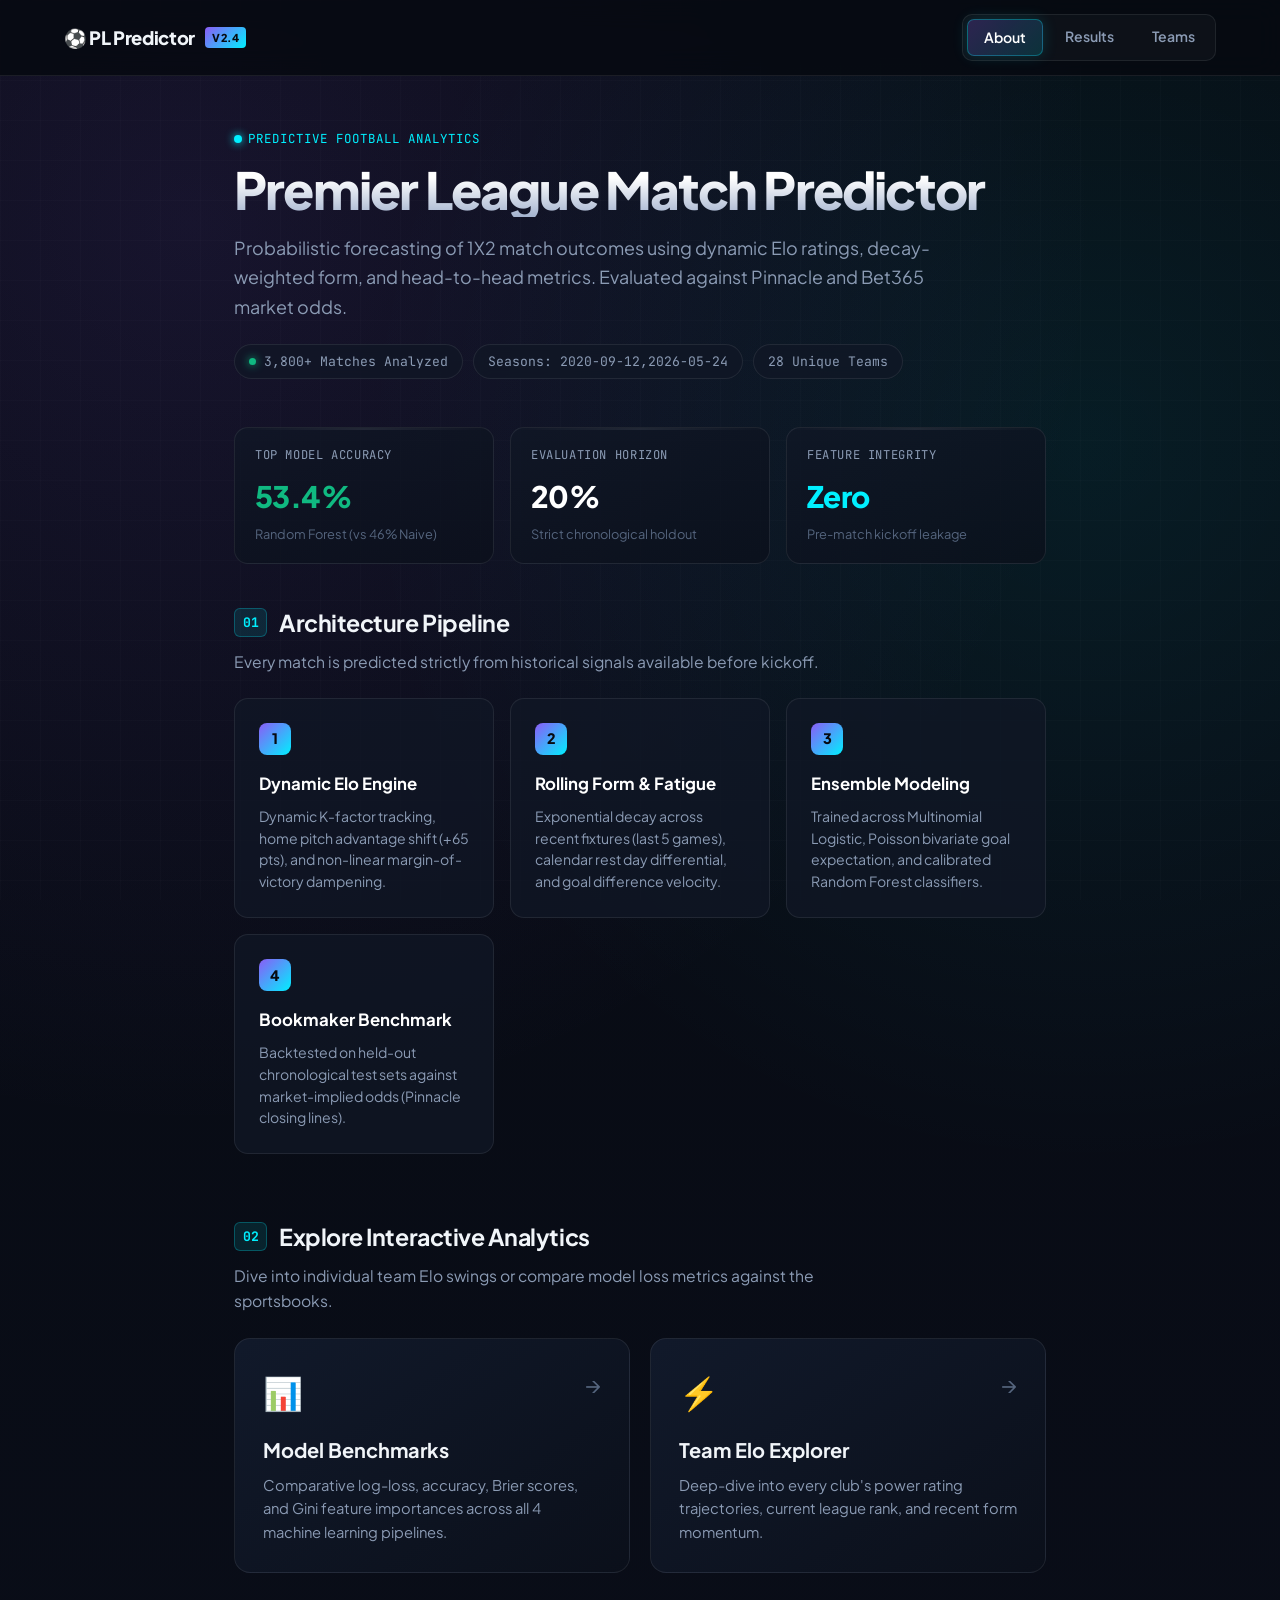
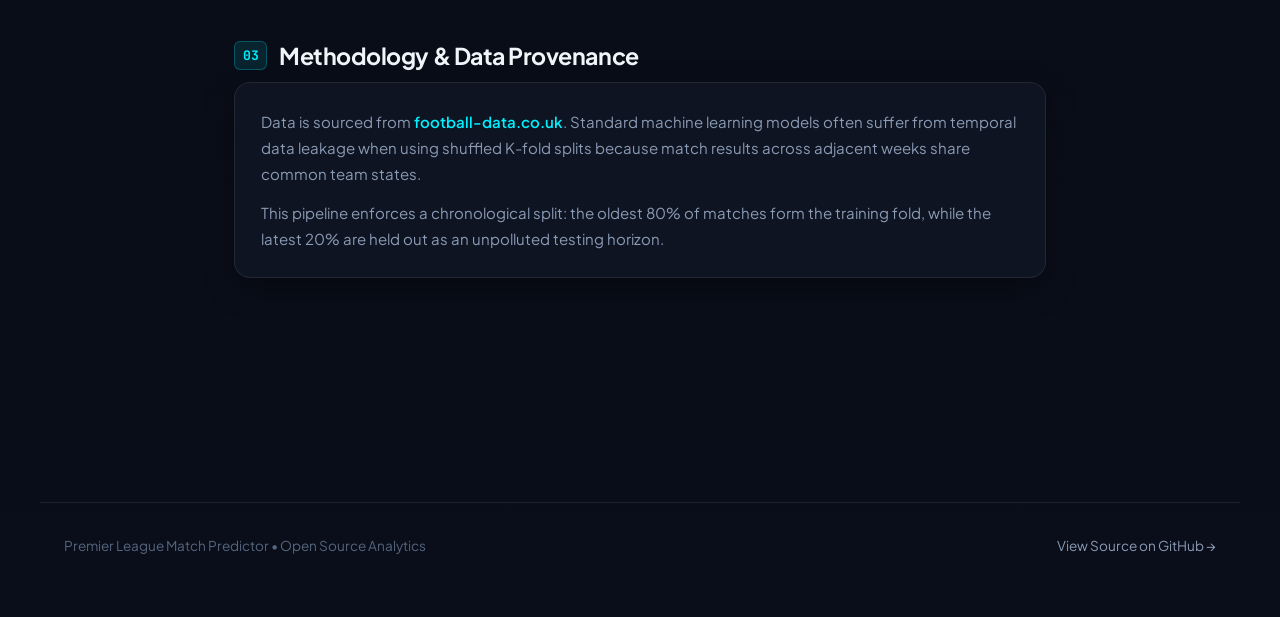
<file: docs/index.html>
<!DOCTYPE html>
<html lang="en">
<head>
<meta charset="UTF-8">
<meta name="viewport" content="width=device-width, initial-scale=1.0">
<title>Premier League Match Predictor — AI & Elo Model</title>
<link rel="stylesheet" href="style.css">
</head>
<body>

<nav class="topnav">
  <div class="inner">
    <a class="brand" href="index.html">
      <span>⚽ PL Predictor</span>
      <span class="brand-badge">v2.4</span>
    </a>
    <div class="links">
      <a href="index.html" class="active">About</a>
      <a href="results.html">Results</a>
      <a href="teams.html">Teams</a>
    </div>
  </div>
</nav>

<div class="wrap narrow">

  <header class="page-header">
    <div class="header-tag">Predictive Football Analytics</div>
    <h1>Premier League Match Predictor</h1>
    <p class="subtitle">
      Probabilistic forecasting of 1X2 match outcomes using dynamic Elo ratings, 
      decay-weighted form, and head-to-head metrics. Evaluated against Pinnacle and Bet365 market odds.
    </p>
    <div class="badges">
      <span class="badge pulse" id="badge-matches">Analyzing matches…</span>
      <span class="badge" id="badge-range"></span>
      <span class="badge" id="badge-teams"></span>
    </div>
  </header>

  <!-- Quick Model Highlights / Metrics -->
  <div class="stats-strip">
    <div class="stat-box">
      <div class="label">Top Model Accuracy</div>
      <div class="val" style="color: var(--accent-emerald);">53.4%</div>
      <div class="meta">Random Forest (vs 46% Naive)</div>
    </div>
    <div class="stat-box">
      <div class="label">Evaluation Horizon</div>
      <div class="val">20%</div>
      <div class="meta">Strict chronological holdout</div>
    </div>
    <div class="stat-box">
      <div class="label">Feature Integrity</div>
      <div class="val" style="color: var(--accent-cyan);">Zero</div>
      <div class="meta">Pre-match kickoff leakage</div>
    </div>
  </div>

  <section>
    <h2><span class="step">01</span> Architecture Pipeline</h2>
    <p class="lede">Every match is predicted strictly from historical signals available before kickoff.</p>
    
    <div class="pipeline">
      <div class="pipe-step">
        <div class="n">1</div>
        <h3>Dynamic Elo Engine</h3>
        <p>Dynamic K-factor tracking, home pitch advantage shift (+65 pts), and non-linear margin-of-victory dampening.</p>
      </div>
      <div class="pipe-step">
        <div class="n">2</div>
        <h3>Rolling Form & Fatigue</h3>
        <p>Exponential decay across recent fixtures (last 5 games), calendar rest day differential, and goal difference velocity.</p>
      </div>
      <div class="pipe-step">
        <div class="n">3</div>
        <h3>Ensemble Modeling</h3>
        <p>Trained across Multinomial Logistic, Poisson bivariate goal expectation, and calibrated Random Forest classifiers.</p>
      </div>
      <div class="pipe-step">
        <div class="n">4</div>
        <h3>Bookmaker Benchmark</h3>
        <p>Backtested on held-out chronological test sets against market-implied odds (Pinnacle closing lines).</p>
      </div>
    </div>
  </section>

  <section>
    <h2><span class="step">02</span> Explore Interactive Analytics</h2>
    <p class="lede">Dive into individual team Elo swings or compare model loss metrics against the sportsbooks.</p>
    
    <div class="cta-row">
      <a class="cta-card" href="results.html">
        <div class="icon">📊</div>
        <h3>Model Benchmarks</h3>
        <p>Comparative log-loss, accuracy, Brier scores, and Gini feature importances across all 4 machine learning pipelines.</p>
      </a>
      <a class="cta-card" href="teams.html">
        <div class="icon">⚡</div>
        <h3>Team Elo Explorer</h3>
        <p>Deep-dive into every club's power rating trajectories, current league rank, and recent form momentum.</p>
      </a>
    </div>
  </section>

  <section>
    <h2><span class="step">03</span> Methodology & Data Provenance</h2>
    <div class="panel">
      <p style="color: var(--text-muted); font-size: 0.94rem; line-height: 1.7; margin-bottom: 14px;">
        Data is sourced from <a href="https://www.football-data.co.uk/englandm.php" target="_blank" style="color:var(--accent-cyan); text-decoration:none; font-weight:600;">football-data.co.uk</a>.
        Standard machine learning models often suffer from temporal data leakage when using shuffled K-fold splits because match results across adjacent weeks share common team states.
      </p>
      <p style="color: var(--text-muted); font-size: 0.94rem; line-height: 1.7; margin: 0;">
        This pipeline enforces a chronological split: the oldest 80% of matches form the training fold, while the latest 20% are held out as an unpolluted testing horizon.
      </p>
    </div>
  </section>

</div>

<footer>
  <div>Premier League Match Predictor • Open Source Analytics</div>
  <div><a href="https://github.com" target="_blank" id="repo-link">View Source on GitHub →</a></div>
</footer>

<script src="app.js"></script>
<script>
  loadJSON('data/summary.json').then(renderSummaryBadges).catch(() => {});
</script>
</body>
</html>
</file>
<file: docs/style.css>
@import url('https://fonts.googleapis.com/css2?family=JetBrains+Mono:wght@400;500;700&family=Plus+Jakarta+Sans:wght@400;500;600;700;800&display=swap');

:root {
  --bg: #070a11;
  --bg-subtle: #0d121f;
  --panel: rgba(16, 23, 38, 0.75);
  --panel-solid: #101726;
  --panel-hover: rgba(22, 32, 53, 0.85);
  --border: rgba(255, 255, 255, 0.08);
  --border-focus: rgba(0, 240, 255, 0.35);

  --text: #f1f5f9;
  --text-muted: #8b9bb4;
  --text-dim: #55657e;

  --accent-cyan: #00f0ff;
  --accent-purple: #8b5cf6;
  --accent-emerald: #10b981;
  --accent-amber: #f59e0b;
  --accent-rose: #f43f5e;

  --font-main: 'Plus Jakarta Sans', -apple-system, BlinkMacSystemFont, sans-serif;
  --font-mono: 'JetBrains Mono', monospace;

  --glow-cyan: 0 0 25px rgba(0, 240, 255, 0.2);
  --glow-purple: 0 0 30px rgba(139, 92, 246, 0.25);
}

* {
  box-sizing: border-box;
  margin: 0;
  padding: 0;
}

body {
  font-family: var(--font-main);
  background-color: var(--bg);
  background-image: 
    radial-gradient(circle at 15% 10%, rgba(139, 92, 246, 0.12) 0%, transparent 40%),
    radial-gradient(circle at 85% 20%, rgba(0, 240, 255, 0.08) 0%, transparent 35%),
    linear-gradient(to bottom, #070a11, #0a0e1a);
  color: var(--text);
  line-height: 1.6;
  min-height: 100vh;
  -webkit-font-smoothing: antialiased;
}

/* Background Pitch Grid Texture */
body::before {
  content: "";
  position: fixed;
  inset: 0;
  background-image: 
    linear-gradient(rgba(255, 255, 255, 0.015) 1px, transparent 1px),
    linear-gradient(90deg, rgba(255, 255, 255, 0.015) 1px, transparent 1px);
  background-size: 40px 40px;
  pointer-events: none;
  z-index: 0;
}

/* ---- Nav ---- */
nav.topnav {
  position: sticky;
  top: 0;
  z-index: 50;
  background: rgba(7, 10, 17, 0.85);
  backdrop-filter: blur(14px);
  border-bottom: 1px solid var(--border);
}

nav.topnav .inner {
  max-width: 1200px;
  margin: 0 auto;
  padding: 14px 24px;
  display: flex;
  align-items: center;
  justify-content: space-between;
}

.brand {
  font-weight: 800;
  font-size: 1.15rem;
  letter-spacing: -0.02em;
  color: var(--text);
  text-decoration: none;
  display: inline-flex;
  align-items: center;
  gap: 10px;
}

.brand-badge {
  background: linear-gradient(135deg, var(--accent-purple), var(--accent-cyan));
  color: #070a11;
  font-size: 0.68rem;
  font-weight: 800;
  padding: 2px 7px;
  border-radius: 4px;
  letter-spacing: 0.06em;
  text-transform: uppercase;
}

nav.topnav .links {
  display: flex;
  gap: 6px;
  background: rgba(255, 255, 255, 0.03);
  padding: 4px;
  border-radius: 10px;
  border: 1px solid var(--border);
}

nav.topnav .links a {
  color: var(--text-muted);
  text-decoration: none;
  font-size: 0.88rem;
  font-weight: 600;
  padding: 6px 16px;
  border-radius: 7px;
  transition: all 0.2s cubic-bezier(0.16, 1, 0.3, 1);
}

nav.topnav .links a:hover {
  color: var(--text);
  background: rgba(255, 255, 255, 0.05);
}

nav.topnav .links a.active {
  color: #fff;
  background: linear-gradient(135deg, rgba(139, 92, 246, 0.25), rgba(0, 240, 255, 0.15));
  border: 1px solid rgba(0, 240, 255, 0.3);
  box-shadow: 0 0 15px rgba(0, 240, 255, 0.15);
}

/* ---- Main Wrap ---- */
.wrap {
  position: relative;
  z-index: 1;
  max-width: 1200px;
  margin: 0 auto;
  padding: 48px 24px 100px;
}

.wrap.narrow {
  max-width: 860px;
}

/* ---- Page Header ---- */
header.page-header {
  margin-bottom: 48px;
}

.header-tag {
  display: inline-flex;
  align-items: center;
  gap: 6px;
  font-size: 0.78rem;
  font-family: var(--font-mono);
  color: var(--accent-cyan);
  text-transform: uppercase;
  letter-spacing: 0.08em;
  margin-bottom: 12px;
}

.header-tag::before {
  content: "";
  display: inline-block;
  width: 8px;
  height: 8px;
  background: var(--accent-cyan);
  border-radius: 50%;
  box-shadow: 0 0 8px var(--accent-cyan);
}

h1 {
  font-size: clamp(2.2rem, 4vw, 3.2rem);
  font-weight: 800;
  letter-spacing: -0.035em;
  line-height: 1.1;
  margin-bottom: 16px;
  background: linear-gradient(180deg, #ffffff 30%, #a4b3cf 100%);
  -webkit-background-clip: text;
  -webkit-text-fill-color: transparent;
}

.subtitle {
  color: var(--text-muted);
  font-size: 1.12rem;
  line-height: 1.65;
  max-width: 700px;
}

.badges {
  display: flex;
  gap: 10px;
  margin-top: 22px;
  flex-wrap: wrap;
}

.badge {
  background: var(--panel);
  border: 1px solid var(--border);
  color: var(--text-muted);
  padding: 6px 14px;
  border-radius: 999px;
  font-size: 0.82rem;
  font-family: var(--font-mono);
  display: inline-flex;
  align-items: center;
  gap: 8px;
  backdrop-filter: blur(8px);
}

.badge.pulse::before {
  content: "";
  width: 7px;
  height: 7px;
  background: var(--accent-emerald);
  border-radius: 50%;
  box-shadow: 0 0 8px var(--accent-emerald);
}

/* ---- Panels & Cards ---- */
.panel {
  background: var(--panel);
  border: 1px solid var(--border);
  border-radius: 16px;
  padding: 26px;
  backdrop-filter: blur(12px);
  box-shadow: 0 10px 30px rgba(0, 0, 0, 0.35);
  transition: border-color 0.25s ease;
}

.panel:hover {
  border-color: rgba(255, 255, 255, 0.14);
}

.grid-2 {
  display: grid;
  grid-template-columns: 1fr 1fr;
  gap: 24px;
  align-items: start;
}

.grid-3 {
  display: grid;
  grid-template-columns: repeat(3, 1fr);
  gap: 20px;
}

@media (max-width: 900px) {
  .grid-2, .grid-3 {
    grid-template-columns: 1fr;
  }
}

/* ---- Quick Stats Row ---- */
.stats-strip {
  display: grid;
  grid-template-columns: repeat(auto-fit, minmax(210px, 1fr));
  gap: 16px;
  margin-bottom: 40px;
}

.stat-box {
  background: linear-gradient(160deg, rgba(16, 23, 38, 0.8), rgba(11, 16, 27, 0.8));
  border: 1px solid var(--border);
  border-radius: 14px;
  padding: 18px 20px;
  position: relative;
  overflow: hidden;
}

.stat-box::after {
  content: "";
  position: absolute;
  top: 0;
  left: 0;
  width: 100%;
  height: 2px;
  background: linear-gradient(90deg, transparent, var(--border), transparent);
}

.stat-box .label {
  font-size: 0.76rem;
  color: var(--text-muted);
  text-transform: uppercase;
  letter-spacing: 0.05em;
  font-family: var(--font-mono);
  margin-bottom: 8px;
}

.stat-box .val {
  font-size: 1.85rem;
  font-weight: 800;
  letter-spacing: -0.02em;
  color: #fff;
}

.stat-box .meta {
  font-size: 0.8rem;
  color: var(--text-dim);
  margin-top: 4px;
}

/* ---- Section Headers ---- */
section {
  margin-bottom: 64px;
}

h2 {
  font-size: 1.45rem;
  font-weight: 700;
  letter-spacing: -0.02em;
  margin: 0 0 8px;
  display: flex;
  align-items: center;
  gap: 12px;
}

h2 .step {
  color: var(--accent-cyan);
  font-size: 0.82rem;
  font-family: var(--font-mono);
  padding: 3px 8px;
  background: rgba(0, 240, 255, 0.1);
  border: 1px solid rgba(0, 240, 255, 0.25);
  border-radius: 6px;
}

.lede {
  color: var(--text-muted);
  margin: 0 0 24px;
  font-size: 0.98rem;
  max-width: 680px;
}

/* ---- Pipeline Grid (About Page) ---- */
.pipeline {
  display: grid;
  grid-template-columns: repeat(auto-fit, minmax(240px, 1fr));
  gap: 16px;
}

.pipe-step {
  background: var(--panel);
  border: 1px solid var(--border);
  border-radius: 14px;
  padding: 24px;
  position: relative;
  transition: all 0.25s ease;
}

.pipe-step:hover {
  transform: translateY(-3px);
  border-color: rgba(139, 92, 246, 0.35);
  box-shadow: 0 10px 25px rgba(0, 0, 0, 0.4);
}

.pipe-step .n {
  width: 32px;
  height: 32px;
  border-radius: 8px;
  background: linear-gradient(135deg, var(--accent-purple), var(--accent-cyan));
  color: #070a11;
  font-weight: 800;
  font-size: 0.9rem;
  display: flex;
  align-items: center;
  justify-content: center;
  margin-bottom: 16px;
}

.pipe-step h3 {
  font-size: 1.05rem;
  font-weight: 700;
  margin-bottom: 8px;
  color: #fff;
}

.pipe-step p {
  color: var(--text-muted);
  font-size: 0.88rem;
  line-height: 1.55;
}

/* ---- CTA Cards ---- */
.cta-row {
  display: grid;
  grid-template-columns: repeat(auto-fit, minmax(300px, 1fr));
  gap: 20px;
}

.cta-card {
  background: linear-gradient(145deg, rgba(20, 29, 48, 0.8), rgba(12, 17, 28, 0.8));
  border: 1px solid var(--border);
  border-radius: 16px;
  padding: 28px;
  text-decoration: none;
  color: var(--text);
  display: block;
  transition: all 0.25s cubic-bezier(0.16, 1, 0.3, 1);
  position: relative;
  overflow: hidden;
}

.cta-card::after {
  content: "→";
  position: absolute;
  top: 28px;
  right: 28px;
  font-size: 1.4rem;
  color: var(--text-dim);
  transition: transform 0.2s ease, color 0.2s ease;
}

.cta-card:hover {
  border-color: var(--accent-cyan);
  transform: translateY(-4px);
  box-shadow: var(--glow-cyan);
}

.cta-card:hover::after {
  transform: translateX(4px);
  color: var(--accent-cyan);
}

.cta-card .icon {
  font-size: 2rem;
  margin-bottom: 16px;
  display: inline-block;
}

.cta-card h3 {
  font-size: 1.25rem;
  font-weight: 700;
  margin-bottom: 8px;
}

.cta-card p {
  color: var(--text-muted);
  font-size: 0.92rem;
}

/* ---- Tables ---- */
.table-responsive {
  width: 100%;
  overflow-x: auto;
  border-radius: 10px;
}

table {
  width: 100%;
  border-collapse: collapse;
  font-size: 0.92rem;
}

th, td {
  padding: 14px 16px;
  text-align: left;
  border-bottom: 1px solid var(--border);
}

th {
  color: var(--text-dim);
  font-weight: 600;
  font-size: 0.76rem;
  text-transform: uppercase;
  letter-spacing: 0.08em;
  font-family: var(--font-mono);
}

td {
  color: var(--text);
}

td.num, th.num {
  text-align: right;
  font-family: var(--font-mono);
}

tbody tr {
  transition: background 0.15s ease;
}

tbody tr:hover {
  background: rgba(255, 255, 255, 0.03);
}

tr.best {
  background: rgba(16, 185, 129, 0.08);
}

tr.best td {
  color: #34d399;
  font-weight: 600;
}

/* Accuracy Bar visual in table */
.score-pill {
  display: inline-flex;
  align-items: center;
  gap: 8px;
  font-family: var(--font-mono);
  font-weight: 600;
}

.score-bar-bg {
  width: 55px;
  height: 6px;
  background: rgba(255, 255, 255, 0.1);
  border-radius: 999px;
  overflow: hidden;
  display: inline-block;
}

.score-bar-fill {
  height: 100%;
  background: linear-gradient(90deg, var(--accent-purple), var(--accent-cyan));
  border-radius: 999px;
}

/* ---- Charts ---- */
.chart-box {
  position: relative;
  height: 290px;
  width: 100%;
}

.chart-box.tall {
  height: 380px;
}

/* ---- Team Selector & Explorer ---- */
.selector-wrap {
  margin-bottom: 24px;
  display: flex;
  gap: 16px;
  flex-wrap: wrap;
  align-items: center;
}

select#teamSelect {
  background: #0d121f;
  color: #fff;
  border: 1px solid var(--border);
  border-radius: 10px;
  padding: 12px 18px;
  font-size: 0.95rem;
  font-weight: 600;
  min-width: 260px;
  outline: none;
  cursor: pointer;
  box-shadow: 0 4px 15px rgba(0, 0, 0, 0.25);
  transition: border-color 0.2s ease, box-shadow 0.2s ease;
}

select#teamSelect:focus {
  border-color: var(--accent-cyan);
  box-shadow: 0 0 0 3px rgba(0, 240, 255, 0.15);
}

.quick-teams {
  display: flex;
  gap: 8px;
  flex-wrap: wrap;
}

.quick-pill {
  background: rgba(255, 255, 255, 0.04);
  border: 1px solid var(--border);
  color: var(--text-muted);
  padding: 6px 14px;
  border-radius: 20px;
  font-size: 0.8rem;
  cursor: pointer;
  transition: all 0.2s ease;
}

.quick-pill:hover, .quick-pill.active {
  color: #fff;
  background: rgba(255, 255, 255, 0.1);
  border-color: rgba(255, 255, 255, 0.25);
}

.team-header {
  display: flex;
  align-items: center;
  gap: 20px;
  margin-bottom: 28px;
  padding-bottom: 20px;
  border-bottom: 1px solid var(--border);
}

.team-badge {
  width: 64px;
  height: 64px;
  border-radius: 18px;
  display: flex;
  align-items: center;
  justify-content: center;
  font-weight: 900;
  font-size: 1.35rem;
  color: #fff;
  letter-spacing: -0.02em;
  flex-shrink: 0;
  background: linear-gradient(135deg, #1f2937, #111827);
  border: 1px solid rgba(255, 255, 255, 0.15);
  box-shadow: 0 8px 24px rgba(0, 0, 0, 0.35);
}

.team-name {
  font-size: clamp(1.5rem, 3vw, 2.1rem);
  font-weight: 800;
  letter-spacing: -0.02em;
}

.team-stats {
  display: grid;
  grid-template-columns: repeat(auto-fit, minmax(130px, 1fr));
  gap: 14px;
  margin-bottom: 24px;
}

.stat-card {
  background: rgba(8, 12, 22, 0.7);
  border: 1px solid var(--border);
  border-radius: 12px;
  padding: 16px 18px;
}

.stat-card .label {
  color: var(--text-dim);
  font-size: 0.72rem;
  font-family: var(--font-mono);
  text-transform: uppercase;
  letter-spacing: 0.06em;
  margin-bottom: 4px;
}

.stat-card .value {
  font-size: 1.6rem;
  font-weight: 800;
  color: #fff;
  font-family: var(--font-mono);
}

/* Form Badges */
.form-title {
  font-size: 0.75rem;
  font-family: var(--font-mono);
  color: var(--text-dim);
  text-transform: uppercase;
  letter-spacing: 0.05em;
  margin-bottom: 8px;
}

.form-strip {
  display: flex;
  gap: 8px;
  margin-bottom: 24px;
  flex-wrap: wrap;
}

.form-badge {
  width: 34px;
  height: 34px;
  border-radius: 8px;
  display: flex;
  align-items: center;
  justify-content: center;
  font-size: 0.85rem;
  font-weight: 800;
  color: #070a11;
  transition: transform 0.15s ease;
}

.form-badge:hover {
  transform: scale(1.1);
}

.form-badge.W {
  background: var(--accent-emerald);
  box-shadow: 0 0 12px rgba(16, 185, 129, 0.4);
}

.form-badge.D {
  background: var(--accent-amber);
  box-shadow: 0 0 12px rgba(245, 158, 11, 0.35);
}

.form-badge.L {
  background: var(--accent-rose);
  box-shadow: 0 0 12px rgba(244, 63, 94, 0.35);
}

.recent-matches {
  font-size: 0.88rem;
  color: var(--text-muted);
}

.match-row {
  display: flex;
  align-items: center;
  justify-content: space-between;
  padding: 10px 0;
  border-bottom: 1px solid var(--border);
}

.match-row:last-child {
  border-bottom: none;
}

.match-fixture {
  font-weight: 600;
  color: var(--text);
}

.match-score {
  font-family: var(--font-mono);
  font-size: 0.85rem;
  padding: 2px 8px;
  border-radius: 4px;
  background: rgba(255, 255, 255, 0.05);
}

/* ---- Footer ---- */
footer {
  max-width: 1200px;
  margin: 60px auto 0;
  padding: 32px 24px 60px;
  color: var(--text-dim);
  font-size: 0.85rem;
  border-top: 1px solid var(--border);
  display: flex;
  align-items: center;
  justify-content: space-between;
  flex-wrap: gap;
  gap: 16px;
}

footer a {
  color: var(--text-muted);
  text-decoration: none;
  transition: color 0.2s ease;
}

footer a:hover {
  color: var(--accent-cyan);
}

.loading {
  color: var(--text-muted);
  font-style: italic;
  font-size: 0.95rem;
}
</file>
